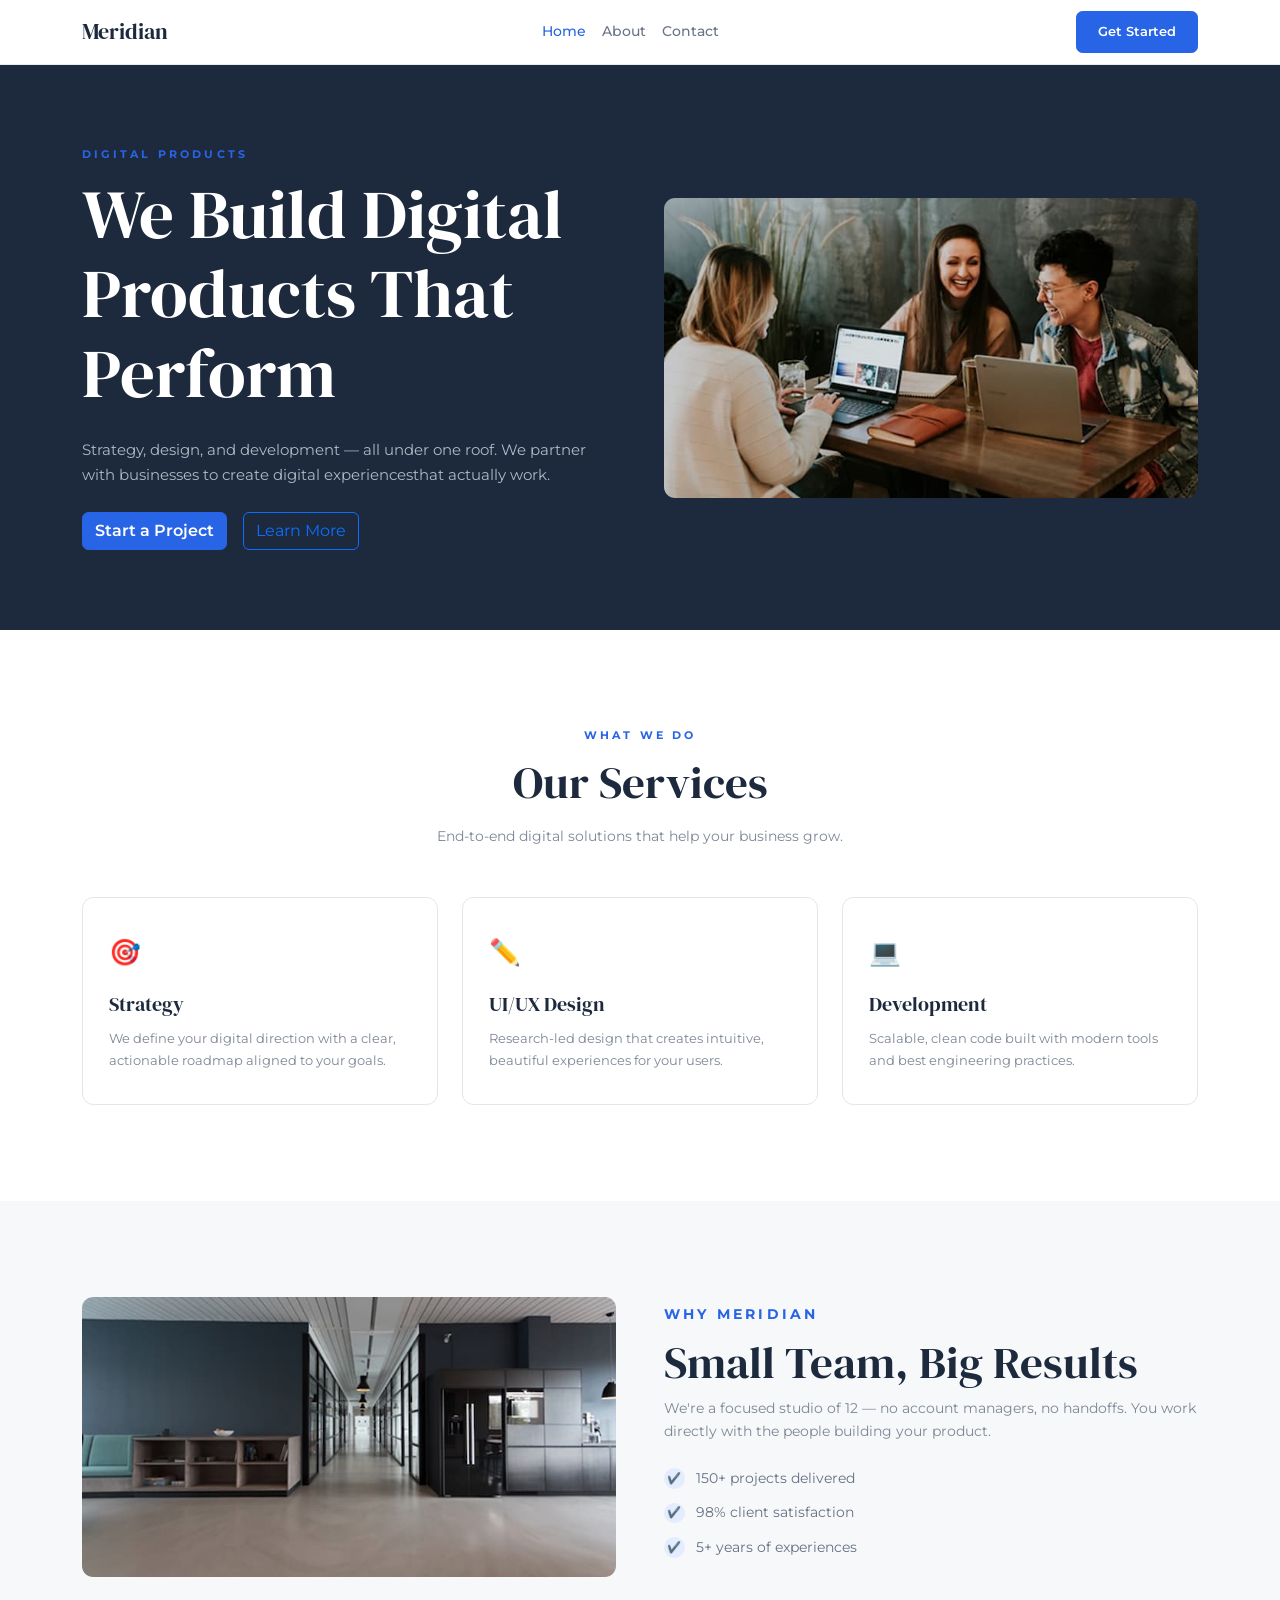
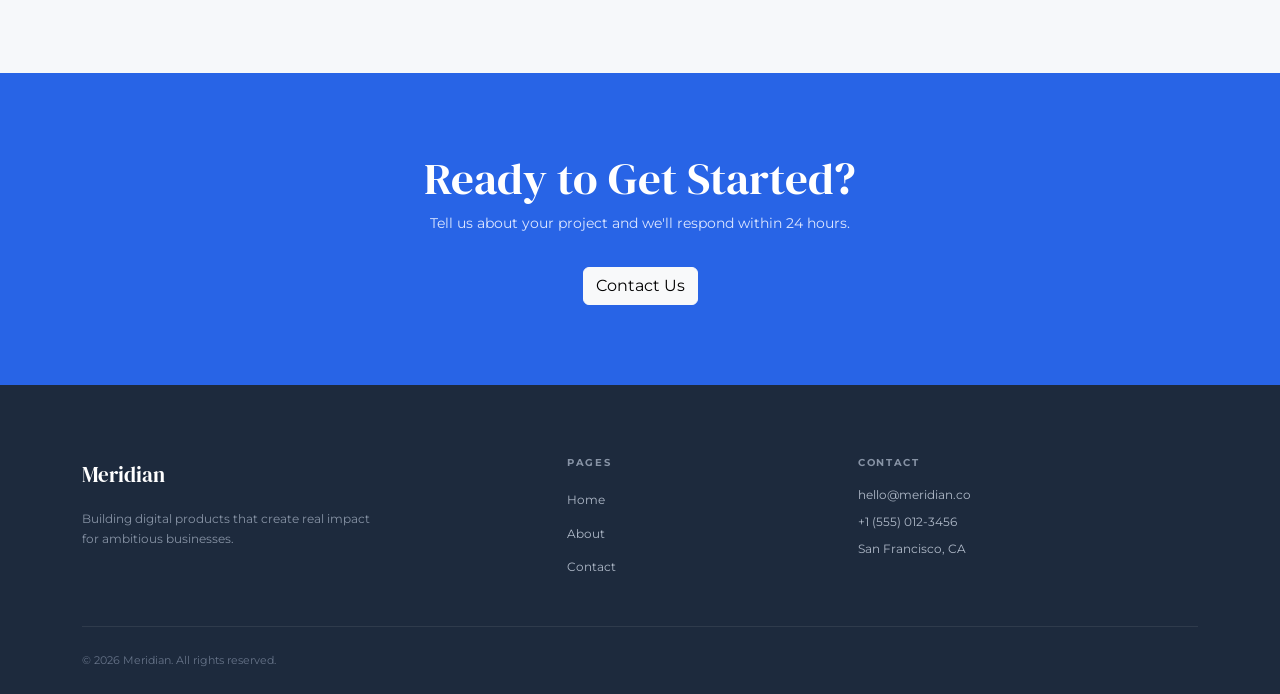
<file: index.html>
<!DOCTYPE html>
<html lang="en">

<head>
    <meta charset="UTF-8">
    <meta name="viewport" content="width=device-width, initial-scale=1.0">
    <title>Meridian | Digital products</title>

    <!-- Google Fonts -->
    <link rel="preconnect" href="https://fonts.googleapis.com">
    <link rel="preconnect" href="https://fonts.gstatic.com" crossorigin>
    <link
        href="https://fonts.googleapis.com/css2?family=DM+Serif+Display&family=Montserrat:wght@300;400;500;600;700&display=swap"
        rel="stylesheet">

    <!-- Bootstrap CSS -->
    <link href="https://cdn.jsdelivr.net/npm/bootstrap@5.3.0-alpha1/dist/css/bootstrap.min.css" rel="stylesheet">

    <!-- AOS CSS -->
    <link href="https://unpkg.com/aos@2.3.4/dist/aos.css" rel="stylesheet">

    <!-- CSS -->
    <link rel="stylesheet" href="css/style.css">

</head>

<body>
    <!-- Skip Link -->
    <a class="skip-link" href="#main-content">Skip to main content</a>

    <!-- HEADER -->
    <header>

        <nav class="navbar navbar-expand-lg site-navbar">
            <div class="container">

                <!-- Logo -->

                <a class="navbar-brand" href="index.html">Meridian</a>

                <!-- Mobile Menu Button -->

                <button class="navbar-toggler" type="button" data-bs-toggle="collapse" data-bs-target="#mainNavigation"
                    aria-controls="mainNavigation" aria-expanded="false" aria-label="Toggle navigation">

                    <span class="navbar-toggler-icon"></span>

                </button>

                <!-- Navigation -->

                <div class="collapse navbar-collapse" id="mainNavigation">

                    <ul class="navbar-nav mx-auto mb-2 mb-lg-0">

                        <li class="nav-item">
                            <a class="nav-link active" aria-current="page" href="index.html">Home</a>
                        </li>

                        <li class="nav-item">
                            <a class="nav-link" href="about.html">About</a>
                        </li>

                        <li class="nav-item">
                            <a class="nav-link" href="contact.html">Contact</a>
                        </li>
                    </ul>

                    <a class="btn get-started-btn" href="contact.html">Get Started</a>
                </div>
            </div>
        </nav>
    </header>

    <!-- MAIN -->
    <main id="main-content">

        <!-- SECTION 1 - HERO -->
        <section class="home-hero">
            <div class="container">
                <div class="row align-items-center g-4 g-lg-5">

                    <!-- Hero Text -->
                    <div class="col-lg-6 hero-copy" data-aos="fade-right">

                        <p class="section-label">Digital Products</p>

                        <h1>We Build Digital Products That Perform</h1>

                        <p>Strategy, design, and development — all under one roof. We partner with businesses to create
                            digital experiencesthat actually work.</p>

                        <!-- Hero Buttons -->
                        <div class="d-flex flex-column flex-sm-row gap-3 mt-4">

                            <a class="btn btn-primary" href="contact.html">Start a Project</a>

                            <a class="btn btn-outline-primary" href="about.html">Learn More</a>
                        </div>
                    </div>

                    <!-- Hero Image -->
                    <div class="col-12 col-lg-6" data-aos="fade-left">

                        <img class="hero-image" src="assets/team-working-700.jpg"
                            srcset="assets/team-working-700.jpg 700w, assets/team-working-1400.jpg 1400w"
                            sizes="(max-width: 991px) 100vw, 50vw" alt="Team members collaborating">
                    </div>

                </div>
            </div>
        </section>

        <!-- SECTION 2 - SERVICES -->
        <section class="services-section" aria-labelledby="services-title">

            <div class="container">

                <!-- SECTION HEADING-->
                <div class="text-center mb-5" data-aos="fade-up">

                    <p class="section-label">
                        What We Do</p>

                    <h2 id="services-title" class="section-title">Our Services</h2>

                    <p class="section-intro">
                        End-to-end digital solutions that help your business grow.
                    </p>

                </div>

                <!-- Services Cards -->

                <div class="row g-4">

                    <!-- Strategy -->
                    <div class="col-12 col-md-6 col-lg-4" data-aos="fade-up">

                        <article class="service-card">

                            <span class="service-icon" aria-hidden="true">

                                🎯

                            </span>

                            <h3>Strategy</h3>

                            <p>We define your digital direction with a clear, actionable roadmap aligned to your goals.
                            </p>
                        </article>
                    </div>

                    <!-- UI/UX Design -->

                    <div class="col-12 col-md-6 col-lg-4" data-aos="fade-up" data-aos-delay="100">

                        <article class="service-card">

                            <span class="service-icon" aria-hidden="true">

                                ✏️
                            </span>

                            <h3>UI/UX Design</h3>

                            <p>Research-led design that creates intuitive, beautiful experiences for your users.</p>

                        </article>

                    </div>

                    <!-- Development -->
                    <div class="col-12 col-md-6 col-lg-4" data-aos="fade-up" data-aos-delay="200">

                        <article class="service-card">

                            <span class="service-icon" aria-hidden="true">

                                💻

                            </span>

                            <h3>Development</h3>

                            <p>Scalable, clean code built with modern tools and best engineering practices.</p>

                        </article>

                    </div>


                </div>

            </div>

        </section>

        <!-- SECTION 3 - WHY MERIDIAN -->

        <section class="why-section" aria-labelledby="why-title">

            <div class="container">

                <div class="row align-items-center g-5">

                    <!-- Office Image-->

                    <div class="col-12 col-lg-6" data-aos="fade-right">

                        <img class="office-image" src="assets/about-office-700.jpg"
                            srcset="assets/about-office-700.jpg 700w, assets/about-office-1400.jpg 1400w"
                            sizes="(max-width: 991px) 100vw, 50vw" alt="Modern Meridian office interior">
                    </div>

                    <!-- Why Text -->

                    <div class="col-12 col-lg-6 why-content" data-aos="fade-left">

                        <p class="section-label">Why Meridian</p>

                        <h2 id="why-title">Small Team, Big Results</h2>

                        <p>We're a focused studio of 12 — no account managers, no handoffs. You work directly with the
                            people building your product.</p>

                        <!-- Statistics -->

                        <ul class="stats-list">

                            <li>
                                <span class="stats-check" aria-hidden="true">
                                    ✔️
                                </span>

                                150+ projects delivered

                            </li>

                            <li>
                                <span class="stats-check" aria-hidden="true">
                                    ✔️
                                </span>

                                98% client satisfaction

                            </li>

                            <li>
                                <span class="stats-check" aria-hidden="true">
                                    ✔️
                                </span>

                                5+ years of experiences

                            </li>
                        </ul>
                    </div>
                </div>
            </div>
        </section>

        <!-- SECTION 4 - CTA -->

        <section class="cta-section" aria-labelledby="cta-title">

            <div class="container" data-aos="fade-up">

                <h2 id="cta-title">Ready to Get Started?</h2>

                <p>Tell us about your project and we'll respond within 24 hours.</p>

                <a class="btn btn-light mt-3" href="contact.html">Contact Us</a>

            </div>
        </section>

    </main>

    <!-- FOOTER -->

    <footer class="site-footer">

        <div class="container">

            <div class="row g-5">

                <!-- Footer Brand -->

                <div class="col-12 col-md-5">
                    <div class="footer-brand">
                        Meridian
                    </div>

                    <p class="footer-description">
                        Building digital products that create real impact for ambitious businesses.
                    </p>
                </div>

                <!-- Footer Pages -->

                <div class="col-6 col-md-3">

                    <h2 class="footer-heading">Pages</h2>

                    <ul class="footer-links">

                        <li><a href="index.html">Home</a></li>

                        <li><a href="about.html">About</a></li>

                        <li><a href="contact.html">Contact</a></li>
                    </ul>
                </div>

                <!-- Footer Contact -->

                <div class="col-6 col-md-4 footer-contact">

                    <h2 class="footer-heading">Contact</h2>

                    <p>hello@meridian.co</p>

                    <p>+1 (555) 012-3456</p>

                    <p>San Francisco, CA</p>
                </div>
            </div>

            <!-- Copyright -->

            <div class="footer-bottom">

                <p>
                    &copy; 2026 Meridian. All rights reserved.
                </p>
            </div>
        </div>
    </footer>

    <!-- Bootstrap JS -->
    <script src="https://cdn.jsdelivr.net/npm/bootstrap@5.3.0-alpha1/dist/js/bootstrap.bundle.min.js"></script>

    <!-- AOS JS -->
    <script src="https://unpkg.com/aos@2.3.4/dist/aos.js"></script>

    <!-- Initialize AOS -->
    <script>
        AOS.init({
            duration: 700,
            once: true
        });
    </script>

</body>

</html>
</file>
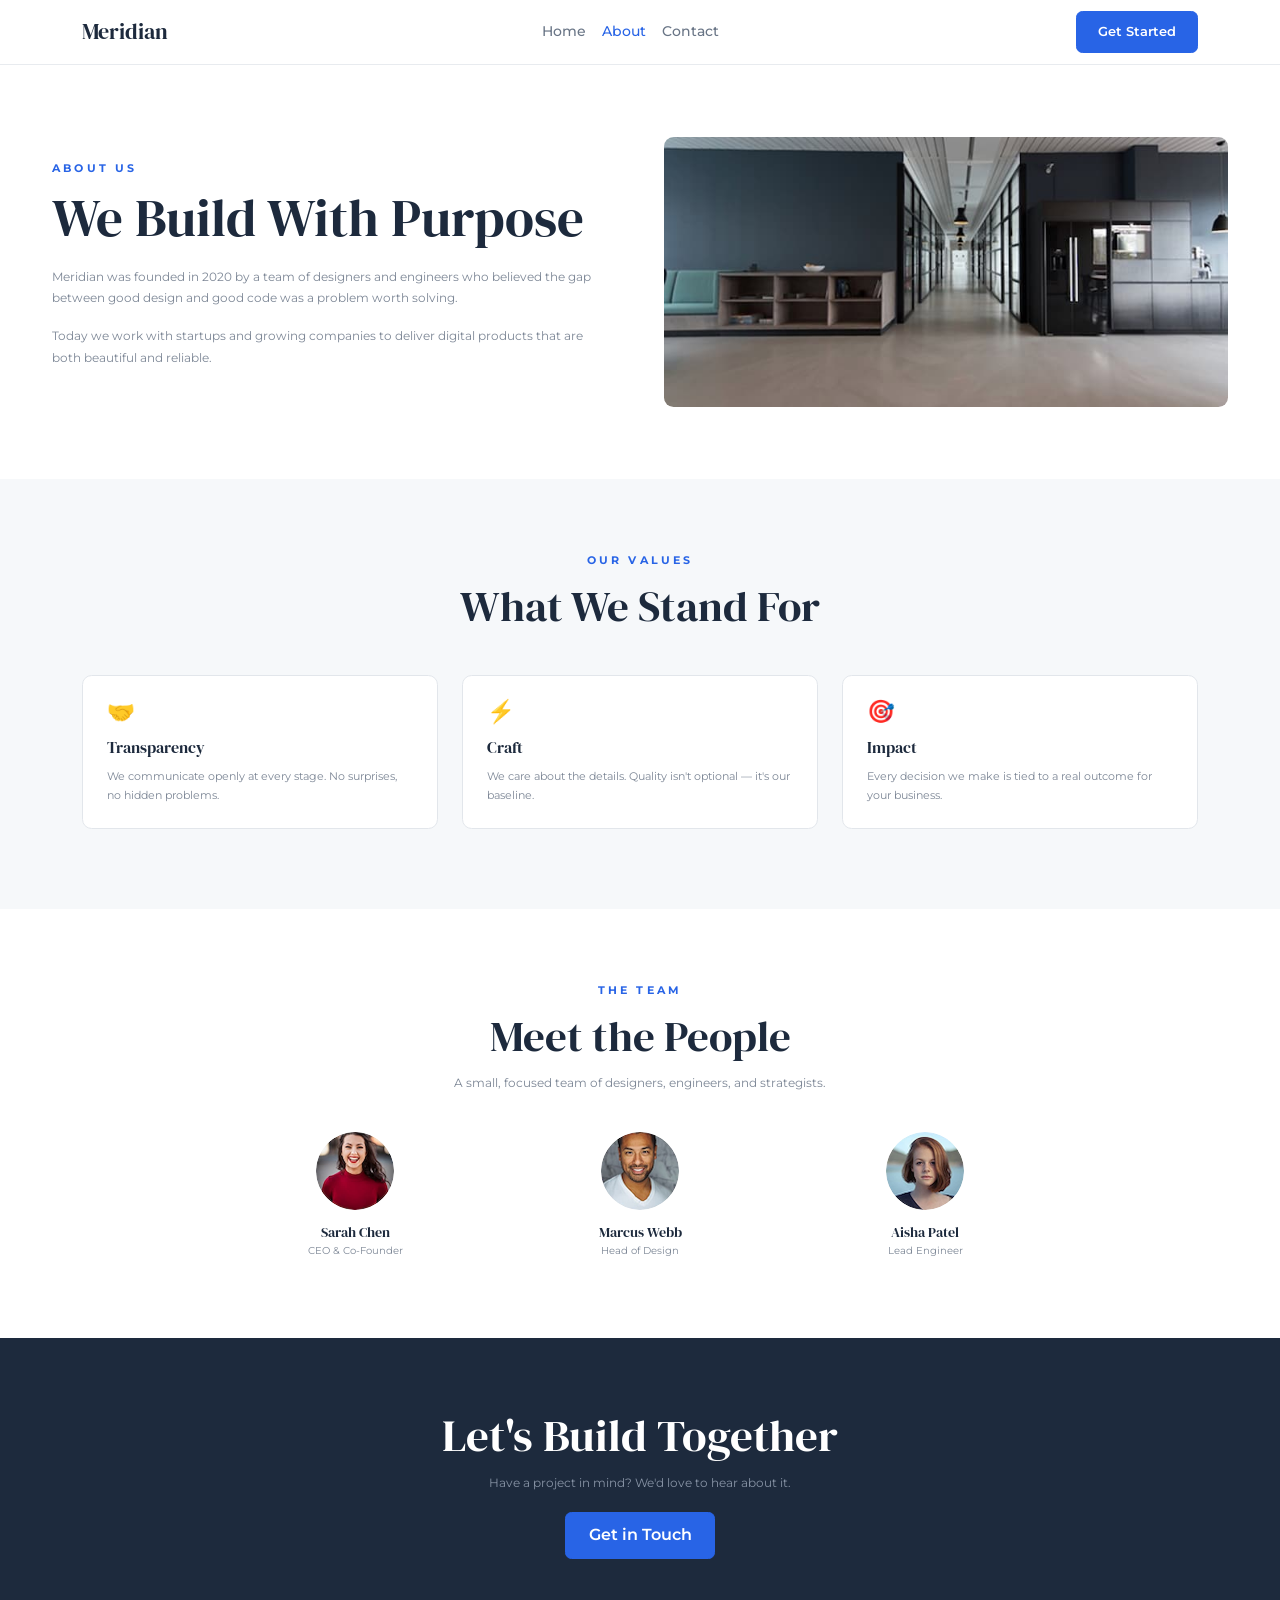
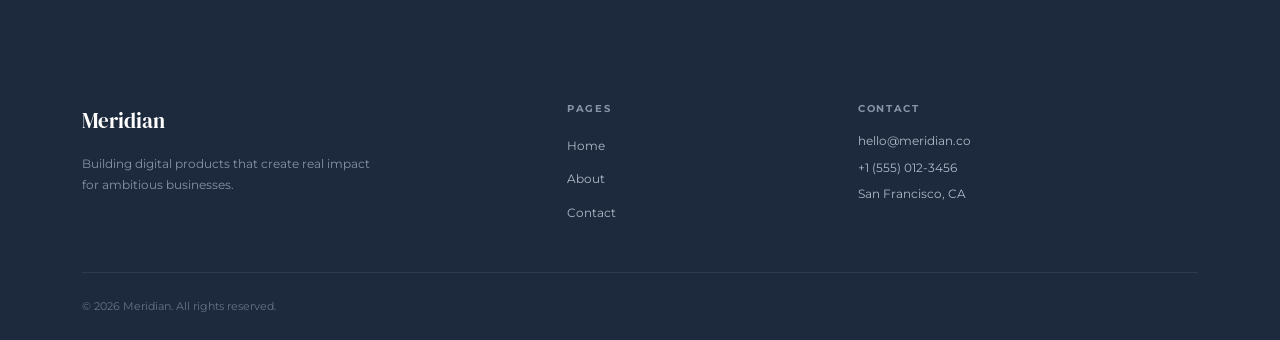
<file: about.html>
<!DOCTYPE html>
<html lang="en">

<head>
    <meta charset="UTF-8">
    <meta name="viewport" content="width=device-width, initial-scale=1.0">
    <title>About | Meridian</title>

    <!-- Google Fonts -->
    <link rel="preconnect" href="https://fonts.googleapis.com">
    <link rel="preconnect" href="https://fonts.gstatic.com" crossorigin>
    <link
        href="https://fonts.googleapis.com/css2?family=DM+Serif+Display&family=Montserrat:wght@300;400;500;600;700&display=swap"
        rel="stylesheet">

    <!-- Bootstrap CSS -->
    <link href="https://cdn.jsdelivr.net/npm/bootstrap@5.3.8/dist/css/bootstrap.min.css" rel="stylesheet">

    <!-- AOS CSS -->
    <link href="https://unpkg.com/aos@2.3.1/dist/aos.css" rel="stylesheet">

    <!-- CSS -->
    <link rel="stylesheet" href="css/style.css">

</head>

<body>

    <!-- Skip Link -->
    <a class="skip-link" href="#main-content">Skip to main content</a>

    <!-- HEADER -->
    <header>

        <nav class="navbar navbar-expand-lg site-navbar">

            <div class="container">

                <a class="navbar-brand" href="index.html">
                    Meridian
                </a>

                <button class="navbar-toggler" type="button" data-bs-toggle="collapse" data-bs-target="#mainNavigation"
                    aria-controls="mainNavigation" aria-expanded="false" aria-label="Toggle navigation">

                    <span class="navbar-toggler-icon"></span>

                </button>

                <div class="collapse navbar-collapse" id="mainNavigation">

                    <ul class="navbar-nav mx-auto mb-2 mb-lg-0">

                        <li class="nav-item">

                            <a class="nav-link" href="index.html">

                                Home

                            </a>
                        </li>

                        <li class="nav-item">

                            <a class="nav-link active" aria-current="page" href="about.html">

                                About

                            </a>
                        </li>

                        <li class="nav-item">

                            <a class="nav-link" href="contact.html">

                                Contact

                            </a>
                        </li>

                    </ul>

                    <a class="btn get-started-btn" href="contact.html">

                        Get Started

                    </a>
                </div>
            </div>
        </nav>
    </header>


    <!-- MAIN -->

    <main id="main-content">

        <!-- SECTION 1 ABOUT HERO -->
        <section class="inner-hero">

            <div class="container">

                <div class="row align-items-center g-5">

                    <div class="col-12 col-lg-6" data-aos="fade-up">

                        <p class="section-label">
                            About Us
                        </p>

                        <h1>
                            We Build With Purpose
                        </h1>

                        <p class="inner-hero-text">
                            Meridian was founded in 2020 by a team of designers and engineers who believed the gap
                            between good design and good code was a problem worth solving.
                        </p>

                        <p>
                            Today we work with startups and growing companies to deliver digital products that are both
                            beautiful and reliable.
                        </p>

                    </div>

                    <!-- IMAGE -->

                    <div class="col-12 col-lg-6" data-aos="fade-left">

                        <img class="about-image" src="assets/about-office-700.jpg"
                            srcset="assets/about-office-700.jpg 700w, assets/about-office-1400.jpg 1400w"
                            sizes="(max-width: 991px) 100vw, 50vw" alt="Modern office interior">
                    </div>
                </div>
            </div>

        </section>

        <!-- SECTION 2 - OUR VALUES -->
        <section class="about-values" aria-labelledby="values-title">

            <div class="container">

                <div class="about-section-heading text-center" data-aos="fade-up">

                    <p class="section-label">
                        Our Values
                    </p>

                    <h2 id="values-title">
                        What We Stand For
                    </h2>
                </div>

                <!-- Cards -->

                <div class="row g-4">

                    <!-- Transparency -->

                    <div class="col-12 col-md-6 col-lg-4" data-aos="fade-up">

                        <article class="about-value-card">

                            <span class="about-value-icon" aria-hidden="true">

                                🤝

                            </span>

                            <h3>
                                Transparency
                            </h3>

                            <p>
                                We communicate openly at every stage. No surprises, no hidden problems.
                            </p>
                        </article>
                    </div>

                    <!-- Craft-->

                    <div class="col-12 col-md-6 col-lg-4" data-aos="fade-up" data-aos-delay="100">

                        <article class="about-value-card">

                            <span class="about-value-icon" aria-hidden="true">

                                ⚡

                            </span>

                            <h3>
                                Craft
                            </h3>

                            <p>
                                We care about the details. Quality isn't optional — it's our baseline.
                            </p>
                        </article>
                    </div>

                    <!-- Impact -->

                    <div class="col-12 col-md-6 col-lg-4" data-aos="fade-up" data-aos-delay="200">

                        <article class="about-value-card">

                            <span class="about-value-icon" aria-hidden="true">

                                🎯

                            </span>

                            <h3>
                                Impact
                            </h3>

                            <p>
                                Every decision we make is tied to a real outcome for your business.
                            </p>
                        </article>
                    </div>
                </div>
            </div>
        </section>

        <!-- SECTION 3 - THE TEAM -->

        <section class="about-team" aria-labelledby="team-title">

            <div class="container">

                <div class="about-section-heading text-center" data-aos="fade-up">

                    <p class="section-label">
                        The Team
                    </p>

                    <h2 id="team-title">
                        Meet the People
                    </h2>

                    <p>
                        A small, focused team of designers, engineers, and strategists.
                    </p>
                </div>

                <!-- Team Members -->

                <div class="row justify-content-center">

                    <!-- SARAH -->

                    <div class="col-6 col-md-4 col-lg-3" data-aos="fade-up">

                        <article class="team-member">

                            <img class="team-photo" src="assets/sarah-chen-300.jpg" srcset="assets/sarah-chen-300.jpg 300w,
                            assets/sarah-chen-600.jpg 600w" sizes="(max-width: 575px) 45vw,
                            (max-width: 991px) 30vw, 180px" alt="Sarah Chen">

                            <h3>
                                Sarah Chen
                            </h3>

                            <p>
                                CEO &amp; Co-Founder
                            </p>
                        </article>
                    </div>

                    <!-- MARCUS -->

                    <div class="col-6 col-md-4 col-lg-3" data-aos="fade-up" data-aos-delay="100">

                        <article class="team-member">

                            <img class="team-photo" src="assets/marcus-webb-300.jpg"
                                srcset="assets/marcus-webb-300.jpg 300w, assets/marcus-webb-600.jpg 600w"
                                sizes="(max-width: 575px) 45vw,(max-width: 991px) 30vw,180px" alt="Marcus Webb">

                            <h3>
                                Marcus Webb
                            </h3>

                            <p>
                                Head of Design
                            </p>
                        </article>
                    </div>

                    <!-- AISHA -->

                    <div class="col-6 col-md-4 col-lg-3" data-aos="fade-up" data-aos-delay="200">

                        <article class="team-member">

                            <img class="team-photo" src="assets/aisha-patel-300.jpg"
                                srcset="assets/aisha-patel-300.jpg 300w,assets/aisha-patel-600.jpg 600w"
                                sizes="(max-width: 575px) 45vw,(max-width: 991px) 30vw,180px" alt="Aisha Patel">

                            <h3>
                                Aisha Patel
                            </h3>

                            <p>
                                Lead Engineer
                            </p>
                        </article>
                    </div>
                </div>
            </div>

        </section>

        <!-- SECTION 4 - CTA -->

        <section class="about-cta" aria-labelledby="about-cta-title">

            <div class="container text-center" data-aos="fade-up">

                <h2 id="about-cta-title">
                    Let's Build Together
                </h2>

                <p>
                    Have a project in mind? We'd love to hear about it.
                </p>

                <a class="btn btn-primary" href="contact.html">

                    Get in Touch

                </a>
            </div>
        </section>
    </main>


    <!-- FOOTER -->
    <footer class="site-footer">

        <div class="container">

            <div class="row g-5">

                <!-- Brand -->

                <div class="col-12 col-md-5">

                    <div class="footer-brand">
                        Meridian
                    </div>

                    <p class="footer-description">
                        Building digital products that create real impact for ambitious businesses.
                    </p>
                </div>

                <!-- Pages -->
                <div class="col-6 col-md-3">

                    <h2 class="footer-heading">Pages</h2>

                    <ul class="footer-links">

                        <li><a href="index.html">Home</a></li>

                        <li><a href="about.html">About</a></li>

                        <li><a href="contact.html">Contact</a></li>

                    </ul>
                </div>

                <!-- Footer Contact -->

                <div class="col-6 col-md-4 footer-contact">

                    <h2 class="footer-heading">Contact</h2>

                    <p>hello@meridian.co</p>

                    <p>+1 (555) 012-3456</p>

                    <p>San Francisco, CA</p>
                </div>
            </div>

            <!-- Copyright -->

            <div class="footer-bottom">

                <p>
                    &copy; 2026 Meridian. All rights reserved.
                </p>
            </div>
        </div>
    </footer>

    <!-- Bootstrap JS -->
    <script src="https://cdn.jsdelivr.net/npm/bootstrap@5.3.8/dist/js/bootstrap.bundle.min.js"></script>

    <!-- AOS JS -->
    <script src="https://unpkg.com/aos@2.3.1/dist/aos.js"></script>

    <!-- Initialize AOS -->
    <script>
        AOS.init({
            duration: 700,
            once: true
        });
    </script>
</body>

</html>
</file>
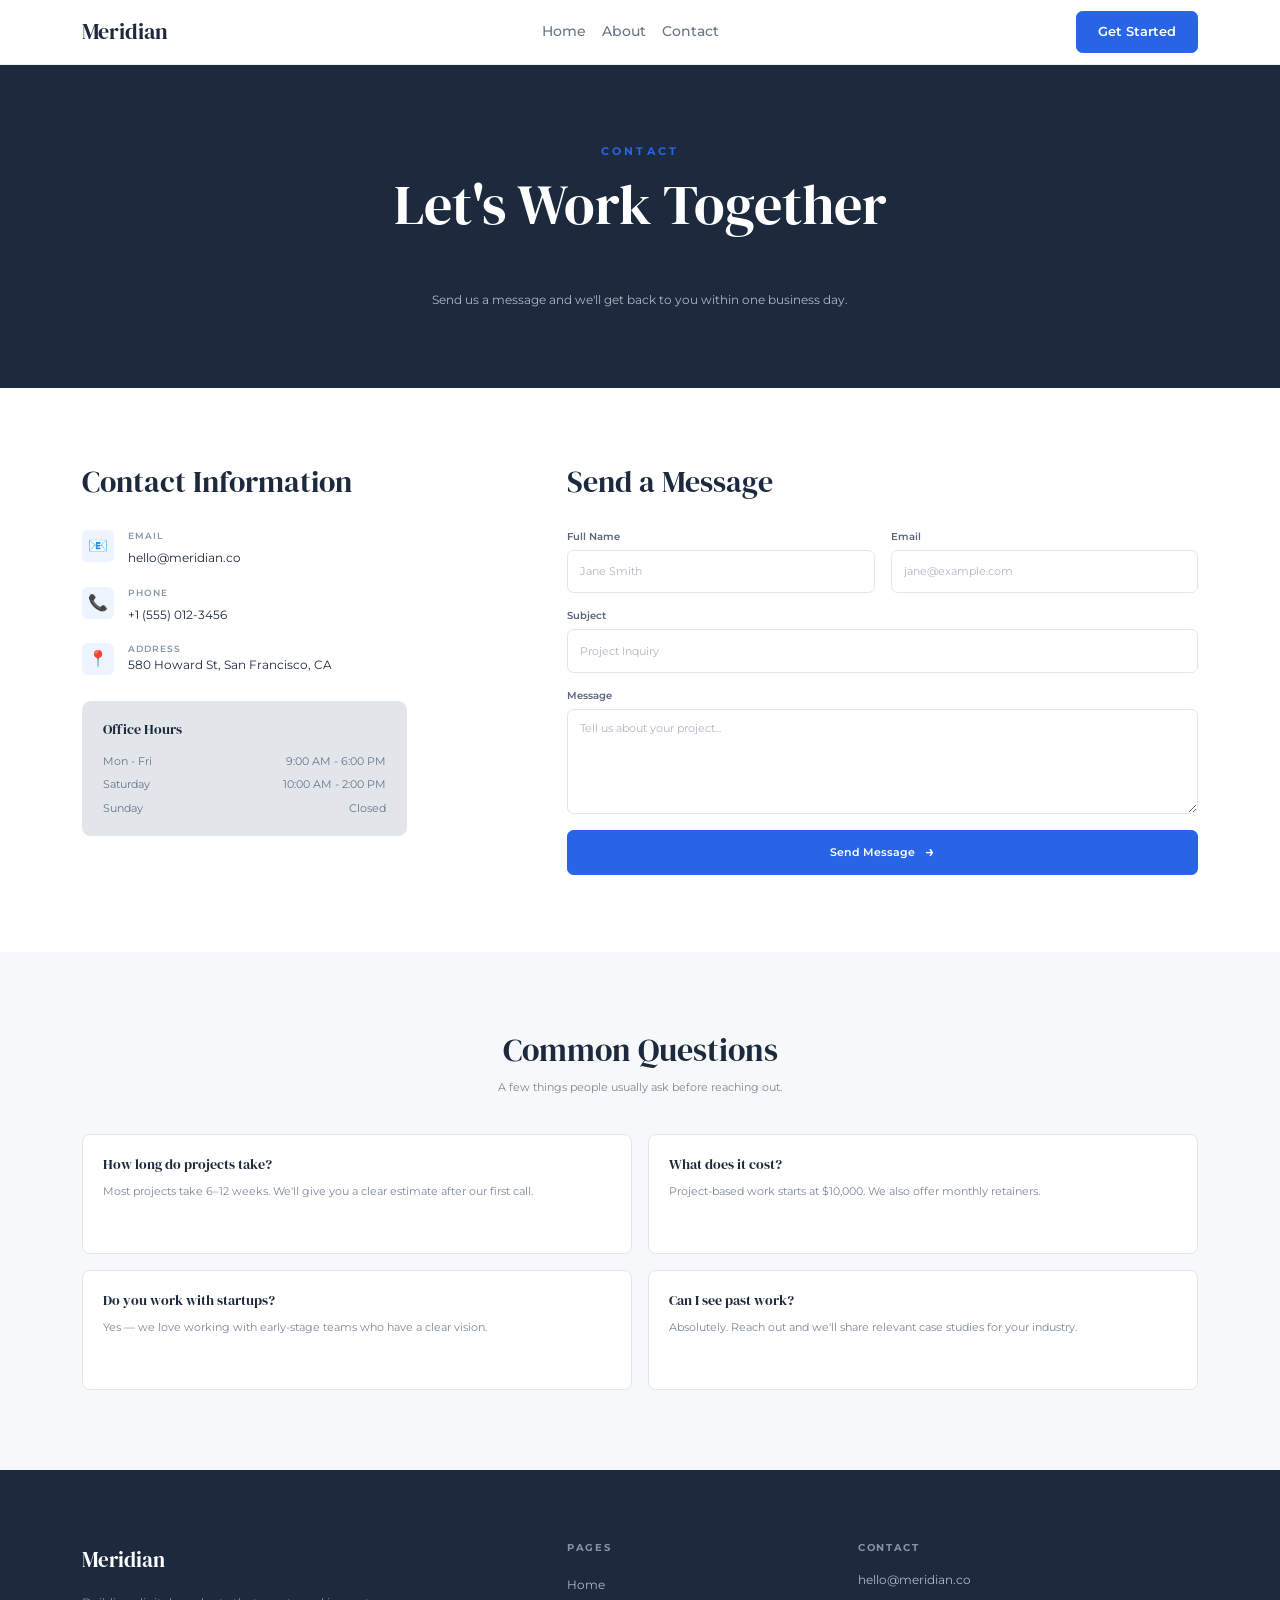
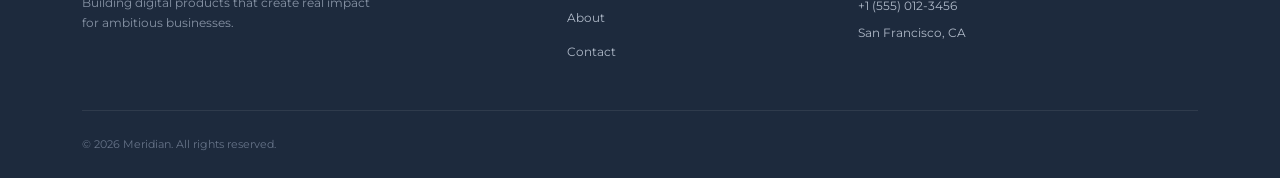
<file: contact.html>
<!DOCTYPE html>
<html lang="en">

<head>
    <meta charset="UTF-8">
    <meta name="viewport" content="width=device-width, initial-scale=1.0">

    <title>Contact | Meridian</title>

    <!-- Google Fonts -->
    <link rel="preconnect" href="https://fonts.googleapis.com">
    <link rel="preconnect" href="https://fonts.gstatic.com" crossorigin>

    <link
        href="https://fonts.googleapis.com/css2?family=DM+Serif+Display&family=Montserrat:wght@300;400;500;600;700&display=swap"
        rel="stylesheet">

    <!-- Bootstrap CSS -->
    <link href="https://cdn.jsdelivr.net/npm/bootstrap@5.3.8/dist/css/bootstrap.min.css" rel="stylesheet">

    <!-- AOS CSS -->
    <link href="https://unpkg.com/aos@2.3.1/dist/aos.css" rel="stylesheet">

    <!-- Custom CSS -->
    <link rel="stylesheet" href="css/style.css">
</head>

<body>

    <!-- Skip Link -->
    <a class="skip-link" href="#main-content">
        Skip to main content
    </a>

    <!-- HEADER -->
    <header>

        <nav class="navbar navbar-expand-lg site-navbar">

            <div class="container">

                <!-- Logo -->
                <a class="navbar-brand" href="index.html">
                    Meridian
                </a>

                <!-- Mobile Menu Button -->
                <button class="navbar-toggler" type="button" data-bs-toggle="collapse" data-bs-target="#mainNavigation"
                    aria-controls="mainNavigation" aria-expanded="false" aria-label="Toggle navigation">

                    <span class="navbar-toggler-icon"></span>

                </button>

                <!-- Navigation -->
                <div class="collapse navbar-collapse" id="mainNavigation">

                    <ul class="navbar-nav mx-auto mb-2 mb-lg-0">

                        <li class="nav-item">
                            <a class="nav-link" href="index.html">Home</a>
                        </li>

                        <li class="nav-item">
                            <a class="nav-link" href="about.html">About</a>
                        </li>

                        <li class="nav-item">
                            <a class="nav-link" href="contact.html">Contact</a>
                        </li>

                    </ul>

                    <a class="btn get-started-btn" href="contact.html">
                        Get Started
                    </a>
                </div>
            </div>
        </nav>
    </header>


    <!-- MAIN -->
    <main id="main-content">

        <!-- SECTION 1 - CONTACT HERO -->
        <section class="contact-hero">

            <div class="container">

                <div class="row justify-content-center text-center">

                    <div class="col-12 col-lg-8" data-aos="fade-up">

                        <p class="section-label">
                            Contact
                        </p>

                        <h1>
                            Let's Work Together
                        </h1>

                        <p class="contact-hero-text">
                            Send us a message and we'll get back to you within one business day.
                        </p>

                    </div>

                </div>

            </div>

        </section>


        <!-- SECTION 2 - CONTACT INFO + CONTACT FORM -->
        <section class="contact-main" aria-labelledby="contact-information-title">

            <div class="container">

                <div class="row g-5">

                    <!-- CONTACT INFO -->
                    <div class="col-12 col-lg-5" data-aos="fade-right">

                        <h2 id="contact-information-title">
                            Contact Information
                        </h2>

                        <!-- Email -->
                        <div class="contact-detail">

                            <span class="contact-icon" aria-hidden="true">

                                📧

                            </span>

                            <div>

                                <p class="contact-detail-label">
                                    Email
                                </p>

                                <a href="mailto:hello@meridian.co">
                                    hello@meridian.co
                                </a>
                            </div>
                        </div>

                        <!-- Phone -->
                        <div class="contact-detail">

                            <span class="contact-icon" aria-hidden="true">

                                📞

                            </span>

                            <div>

                                <p class="contact-detail-label">
                                    Phone
                                </p>

                                <a href="tel:+15550123456">
                                    +1 (555) 012-3456
                                </a>
                            </div>
                        </div>


                        <!-- Address -->
                        <div class="contact-detail">

                            <span class="contact-icon" aria-hidden="true">

                                📍

                            </span>

                            <div>

                                <p class="contact-detail-label">
                                    Address
                                </p>

                                <p class="contact-detail-value">
                                    580 Howard St, San Francisco, CA
                                </p>

                            </div>

                        </div>

                        <!-- Office Hours -->
                        <div class="office-hours">

                            <h3>Office Hours</h3>

                            <div class="hours-row">

                                <span>Mon - Fri</span>
                                <span>9:00 AM - 6:00 PM</span>

                            </div>

                            <div class="hours-row">

                                <span>Saturday</span>
                                <span>10:00 AM - 2:00 PM</span>
                            </div>

                            <div class="hours-row">

                                <span>Sunday</span>
                                <span>Closed</span>

                            </div>

                        </div>

                    </div>


                    <!-- Contact Form -->
                    <div class="col-12 col-lg-7" data-aos="fade-left">

                        <h2>
                            Send a Message
                        </h2>

                        <form class="contact-form">

                            <!-- Name + Email  -->
                            <div class="row g-3">

                                <div class="col-12 col-md-6">

                                    <label for="full-name" class="form-label">
                                        Full Name
                                    </label>

                                    <input type="text" class="form-control" id="full-name" name="full-name"
                                        placeholder="Jane Smith" required>

                                </div>

                                <div class="col-12 col-md-6">

                                    <label for="email" class="form-label">
                                        Email
                                    </label>

                                    <input type="email" class="form-control" id="email" name="email"
                                        placeholder="jane@example.com" required>

                                </div>

                            </div>

                            <!-- Subject -->
                            <div class="mt-3">

                                <label for="subject" class="form-label">
                                    Subject
                                </label>

                                <input type="text" class="form-control" id="subject" name="subject"
                                    placeholder="Project Inquiry" required>

                            </div>

                            <!-- Message -->
                            <div class="mt-3">

                                <label for="message" class="form-label">
                                    Message
                                </label>

                                <textarea class="form-control" id="message" name="message" rows="5"
                                    placeholder="Tell us about your project..." required></textarea>

                            </div>

                            <!-- Submit Button -->
                            <button type="submit" class="btn btn-primary contact-submit">
                                Send Message

                                <span aria-hidden="true">
                                    →
                                </span>

                            </button>

                        </form>
                    </div>
                </div>

            </div>

        </section>


        <!-- SECTION 3 - COMMON QUESTIONS -->
        <section class="faq-section" aria-labelledby="faq-title">

            <div class="container">

                <!-- FAQ Heading -->
                <div class="faq-heading text-center" data-aos="fade-up">

                    <h2 id="faq-title">
                        Common Questions
                    </h2>

                    <p>
                        A few things people usually ask before reaching out.
                    </p>
                </div>

                <!-- FAQ Cards -->

                <div class="row g-3">
                    <div class="col-12 col-md-6" data-aos="fade-up">


                        <article class="faq-card">

                            <h3>
                                How long do projects take?
                            </h3>

                            <p>
                                Most projects take 6–12 weeks. We'll give you a clear estimate after our first call.
                            </p>

                        </article>
                    </div>

                    <!-- Question 2 -->
                    <div class="col-12 col-md-6" data-aos="fade-up" data-aos-delay="100">

                        <article class="faq-card">

                            <h3>
                                What does it cost?
                            </h3>

                            <p>
                                Project-based work starts at $10,000. We also offer monthly retainers.
                            </p>

                        </article>
                    </div>

                    <!-- Question 3 -->
                    <div class="col-12 col-md-6" data-aos="fade-up" data-aos-delay="150">

                        <article class="faq-card">

                            <h3>
                                Do you work with startups?
                            </h3>

                            <p>
                                Yes — we love working with early-stage teams who have a clear vision.
                            </p>

                        </article>
                    </div>

                    <!-- Question 4 -->
                    <div class="col-12 col-md-6" data-aos="fade-up" data-aos-delay="200">

                        <article class="faq-card">

                            <h3>
                                Can I see past work?
                            </h3>

                            <p>
                                Absolutely. Reach out and we'll share relevant case studies for your industry.
                            </p>

                        </article>
                    </div>
                </div>
            </div>

        </section>

    </main>


    <!-- FOOTER -->
    <footer class="site-footer">

        <div class="container">

            <div class="row g-5">

                <!-- Brand -->

                <div class="col-12 col-md-5">

                    <div class="footer-brand">
                        Meridian
                    </div>

                    <p class="footer-description">
                        Building digital products that create real impact for ambitious businesses.
                    </p>
                </div>

                <!-- Pages -->
                <div class="col-6 col-md-3">

                    <h2 class="footer-heading">Pages</h2>

                    <ul class="footer-links">

                        <li><a href="index.html">Home</a></li>

                        <li><a href="about.html">About</a></li>

                        <li><a href="contact.html">Contact</a></li>

                    </ul>
                </div>

                <!-- Footer Contact -->

                <div class="col-6 col-md-4 footer-contact">

                    <h2 class="footer-heading">Contact</h2>

                    <p>hello@meridian.co</p>

                    <p>+1 (555) 012-3456</p>

                    <p>San Francisco, CA</p>
                </div>
            </div>

            <!-- Copyright -->

            <div class="footer-bottom">

                <p>
                    &copy; 2026 Meridian. All rights reserved.
                </p>
            </div>
        </div>
    </footer>

    <!-- Bootstrap JS -->
    <script src="https://cdn.jsdelivr.net/npm/bootstrap@5.3.8/dist/js/bootstrap.bundle.min.js"></script>

    <!-- AOS JS -->
    <script src="https://unpkg.com/aos@2.3.1/dist/aos.js"></script>

    <!-- Initialize AOS -->
    <script>
        AOS.init({
            duration: 700,
            once: true
        });
    </script>

</body>

</html>
</file>
<file: css/style.css>
/* HOME PAGE */

/*  ROOT VARIABLES */
:root {
    --meridian-navy: #1d2a3d;
    --meridian-blue: #2864e6;
    --meridian-blue-dark: #174dbf;

    --meridian-light: #f6f8fa;
    --meridian-border: #e2e6eb;

    --meridian-text: #1d2a3d;
    --meridian-gray: #7d8796;
    --meridian-light-gray: #aeb8c7;

    --bs-primary: #2864e6;
    --bs-primary-rgb: 40, 100, 230;

    --bs-dark: #1d2a3d;
    --bs-dark-rgb: 29, 42, 61;

    --bs-light: #f6f8fa;
    --bs-light-rgb: 246, 248, 250;

    --bs-body-color: #1d2a3d;
    --bs-body-bg: #ffffff;

    --bs-border-color: #e2e6eb;

    --bs-link-color: #2864e6;
    --bs-link-hover-color: #174dbf;
}


/* GENERAL STYLES */
html {
    scroll-behavior: smooth;
}

body {
    margin: 0;
    background-color: #ffffff;
    color: var(--meridian-text);

    font-family: "Montserrat", sans-serif;

    line-height: 1.7;

    overflow-x: hidden;
    overflow-y: auto;
}

img {
    display: block;
    max-width: 100%;
    height: auto;
}

h1,
h2,
h3,
h4,
h5,
h6 {
    margin-top: 0;

    color: var(--meridian-text);

    font-family: "DM Serif Display", Georgia, serif;

    font-weight: 400;

    line-height: 1.15;
}

p {
    color: var(--meridian-gray);
}


/* SKIP LINK */
.skip-link {
    position: absolute;

    top: -100px;
    left: 1rem;

    z-index: 9999;

    background: var(--meridian-blue);

    color: white;

    padding: 0.75rem 1rem;

    text-decoration: none;

    border-radius: 0.4rem;
}

.skip-link:focus {
    top: 1rem;
}


/* NAV BAR */
.site-navbar {
    background-color: #ffffff;

    border-bottom: 1px solid #e8ebef;
}

.site-navbar .navbar-brand {
    color: var(--meridian-navy);

    font-family: "DM Serif Display", Georgia, serif;

    font-size: 1.4rem;

    text-decoration: none;
}

.site-navbar .nav-link {
    padding: 0.5rem 0.85rem;

    color: #697586;

    font-size: 0.85rem;

    font-weight: 500;

    transition:
        color 0.25s ease,
        background-color 0.25s ease;
}

.site-navbar .nav-link:hover,
.site-navbar .nav-link:focus,
.site-navbar .nav-link.active {
    color: var(--meridian-blue);
}

.site-navbar.navbar-toggler {
    border: 0;
}

.site-navbar.navbar-toggler:focus {
    box-shadow: 0 0 0 0.2rem rgba(40, 100, 230, 0.2);
}


/* GET STARTED BUTTON */
.get-started-btn {
    padding: 0.65rem 1.3rem;

    background-color: var(--meridian-blue);

    border: 1px solid var(--meridian-blue);

    border-radius: 0.4rem;

    color: white;

    font-size: 0.8rem;

    font-weight: 600;

    text-decoration: none;

    transition:
        background-color 0.25s ease,
        border-color 0.25s ease,
        transform 0.25s ease;
}

.get-started-btn:hover,
.get-started-btn:focus {
    background-color: var(--meridian-blue-dark);

    border-color: var(--meridian-blue-dark);

    color: white;

    transform: translateY(-2px);
}


/* BOOTSTRAP PRIMARY BUTTON OVERRIDE */
.btn-primary {
    --bs-btn-color: #ffffff;

    --bs-btn-bg: #2864e6;

    --bs-btn-border-color: #2864e6;

    --bs-btn-hover-color: #ffffff;

    --bs-btn-hover-bg: #174dbf;

    --bs-btn-hover-border-color: #174dbf;

    --bs-btn-active-bg: #174dbf;

    --bs-btn-active-border-color: #174dbf;

    border-radius: 0.4rem;

    font-weight: 600;

    transition:
        background-color 0.25s ease,
        border-color 0.25s ease,
        transform 0.25s ease;
}

.btn-primary:hover,
.btn-primary:focus {
    transform: translateY(-2px);
}


/* SECTION LABEL */
.section-label {
    margin-bottom: 0.7rem;

    color: var(--meridian-blue);

    font-size: 0.7rem;

    font-weight: 700;

    letter-spacing: 0.2rem;

    text-transform: uppercase;
}


/* HOME HERO */
.home-hero {
    background-color: var(--meridian-navy);

    padding: 4.5rem 0;

    color: white;
}

.home-hero h1 {
    margin-bottom: 1.5rem;

    color: white;

    font-size: clamp(2.7rem, 6vw, 4.3rem);
}

.home-hero p:not(.section-label) {
    max-width: 520px;

    color: var(--meridian-light-gray);

    font-size: 0.95rem;
}

.hero-copy {
    padding-right: 0;
}

.hero-image {
    width: 100%;

    min-height: 280px;

    object-fit: cover;

    border-radius: 0.7rem;
}


/* SERVICES */
.services-section {
    padding: 5.5rem 0;

    background-color: white;
}

.section-title {
    margin-bottom: 1rem;

    font-size: clamp(2rem, 4vw, 2.8rem);
}

.section-intro {
    max-width: 600px;

    margin-right: auto;
    margin-left: auto;

    color: var(--meridian-gray);

    font-size: 0.9rem;
}

.service-card {
    height: 100%;

    padding: 2rem 1.6rem;

    background-color: white;

    border: 1px solid var(--meridian-border);

    border-radius: 0.7rem;

    transition:
        box-shadow 0.25s ease,
        transform 0.25s ease;
}

.service-card:hover {
    transform: translateY(-5px);

    box-shadow: 0 1rem 2rem rgba(29, 42, 61, 0.08);
}

.service-icon {
    display: inline-block;

    margin-bottom: 1.25rem;

    font-size: 1.6rem;
}

.service-card h3 {
    margin-bottom: 0.75rem;

    font-size: 1.25rem;
}

.service-card p {
    margin-bottom: 0;

    font-size: 0.8rem;
}


/* WHY MERIDIAN */
.why-section {
    padding: 5.5rem 0;

    background-color: var(--meridian-light);
}

.office-image {
    width: 100%;

    min-height: 280px;

    object-fit: cover;

    border-radius: 0.7rem;
}

.why-content h2 {
    font-size: clamp(2rem, 4vw, 2.8rem);
}

.why-content p {
    font-size: 0.85rem;
}

.stats-list {
    padding: 0;

    margin: 1.5rem 0 0;

    list-style: none;
}

.stats-list li {
    display: flex;

    align-items: center;

    gap: 0.7rem;

    margin-bottom: 0.7rem;

    color: #657185;

    font-size: 0.85rem;
}

.stats-check {
    display: inline-flex;

    align-items: center;

    justify-content: center;

    flex-shrink: 0;

    width: 1.3rem;
    height: 1.3rem;

    background-color: #e3edff;

    border-radius: 50%;

    color: var(--meridian-blue);

    font-size: 0.7rem;
}


/* BLUE CTA */
.cta-section {
    padding: 5rem 0;

    background-color: var(--meridian-blue);

    text-align: center;
}

.cta-section h2 {
    color: white;

    font-size: clamp(2rem, 4vw, 2.8rem);
}

.cta-section p {
    color: #dce6ff;

    font-size: 0.85rem;
}


/* FOOTER */
.site-footer {
    padding: 4rem 0 1.5rem;

    background-color: var(--meridian-navy);

    color: var(--meridian-light-gray);
}

.footer-brand {
    margin-bottom: 1rem;

    color: white;

    font-family: "DM Serif Display", Georgia, serif;

    font-size: 1.3rem;
}

.footer-description {
    max-width: 300px;

    color: #8793a5;

    font-size: 0.75rem;
}

.footer-heading {
    margin-bottom: 1rem;

    color: #8793a5;

    font-family: "Montserrat", sans-serif;

    font-size: 0.65rem;

    font-weight: 700;

    letter-spacing: 0.16em;

    text-transform: uppercase;
}

.footer-links {
    padding: 0;

    margin: 0;

    list-style: none;
}

.footer-links li {
    margin-bottom: 0.4rem;
}

.footer-links a {
    color: var(--meridian-light-gray);

    font-size: 0.75rem;

    text-decoration: none;

    transition: color 0.25s ease;
}

.footer-links a:hover,
.footer-links a:focus {
    color: #ffffff;
}

.footer-contact p {
    margin-bottom: 0.4rem;

    color: var(--meridian-light-gray);

    font-size: 0.75rem;
}

.footer-bottom {
    padding-top: 1.5rem;

    margin-top: 2.5rem;

    border-top: 1px solid rgba(255, 255, 255, 0.08);
}

.footer-bottom p {
    margin: 0;

    color: #667388;

    font-size: 0.7rem;
}


/* TABLET */
@media (min-width: 768px) {
    .home-hero {
        padding: 5rem 0;
    }

    .hero-copy {
        padding-right: 2rem;
    }

    .services-section,
    .why-section {
        padding-top: 6rem;

        padding-bottom: 6rem;
    }
}


/* DESKTOP */
@media (min-width: 992px) {
    .home-hero {
        min-height: 440px;

        display: flex;

        align-items: center;
    }

    .hero-image {
        min-height: 300px;
    }

    .cta-section {
        min-height: 300px;

        display: flex;

        align-items: center;

        justify-content: center;
    }

    .site-footer {
        padding-top: 4.5rem;
    }
}


/* LARGE DESKTOP */
@media (min-width: 1400px) {
    .home-hero {
        padding-top: 6rem;

        padding-bottom: 6rem;
    }

    .home-hero h1 {
        font-size: 4.5rem;
    }
}


/* REDUCED MOTION */
@media (prefers-reduced-motion: reduce) {
    html {
        scroll-behavior: auto;
    }

    *,
    *::before,
    *::after {
        transition-duration: 0.01ms !important;

        animation-duration: 0.01ms !important;

        animation-iteration-count: 1 !important;
    }
}



/* ABOUT PAGE */
.inner-hero {
    padding: 4.5rem 0;
    background-color: #ffffff;
}

.inner-hero .container {
    max-width: 1200px;
}

.inner-hero h1 {
    margin-bottom: 1.25rem;

    color: var(--meridian-navy);

    font-size: clamp(2.6rem, 5vw, 3.7rem);

    font-weight: 400;

    line-height: 1.05;
}

.inner-hero .section-label {
    margin-bottom: 0.75rem;
}

.inner-hero-text {
    max-width: 540px;

    margin-bottom: 1rem;

    color: var(--meridian-gray);

    font-family: "Montserrat", sans-serif;

    font-size: 0.8rem;

    line-height: 1.75;
}

.inner-hero p:not(.section-label) {
    max-width: 540px;

    margin-bottom: 1rem;

    color: var(--meridian-gray);

    font-family: "Montserrat", sans-serif;

    font-size: 0.8rem;

    line-height: 1.75;
}


/* OFFICE IMAGE */
.about-image {
    display: block;

    width: 100%;

    min-height: 270px;

    object-fit: cover;

    border-radius: 0.6rem;
}


/* SECTION HEADINGS */
.about-section-heading {
    margin-bottom: 2.75rem;
}

.about-section-heading .section-label {
    margin-bottom: 0.7rem;
}

.about-section-heading h2 {
    margin-bottom: 0;

    color: var(--meridian-navy);

    font-family: "DM Serif Display", Georgia, serif;

    font-size: clamp(2rem, 4vw, 2.7rem);

    font-weight: 400;

    line-height: 1.15;
}


/* OUR VALUES */
.about-values {
    padding: 5rem 0;

    background-color: var(--meridian-light);
}

.about-value-card {
    height: 100%;

    min-height: 155px;

    padding: 1.6rem;

    background-color: white;

    border: 1px solid var(--meridian-border);

    border-radius: 0.6rem;

    transition:
        transform 0.25s ease,
        box-shadow 0.25s ease;
}

.about-value-card:hover {
    transform: translateY(-4px);

    box-shadow: 0 1rem 2rem rgba(29, 42, 61, 0.08);
}

.about-value-icon {
    display: block;

    margin-bottom: 1rem;

    font-size: 1.4rem;

    line-height: 1;
}

.about-value-card h3 {
    margin-bottom: 0.6rem;

    color: var(--meridian-navy);

    font-size: 1rem;

    font-weight: 400;

    line-height: 1.2;
}

.about-value-card p {
    margin-bottom: 0;

    color: var(--meridian-gray);

    font-family: "Montserrat", sans-serif;

    font-size: 0.7rem;

    line-height: 1.65;
}


/* TEAM */
.about-team {
    padding: 5rem 0;

    background-color: white;
}

.about-team .about-section-heading {
    margin-bottom: 3rem;
}

.about-team .about-section-heading>p:last-child {
    max-width: 600px;

    margin: 0.75rem auto 0;

    color: var(--meridian-gray);

    font-size: 0.75rem;

    line-height: 1.6;
}

.team-member {
    text-align: center;
}

.team-photo {
    display: block;

    width: 78px;

    height: 78px;

    margin: 0 auto 0.85rem;

    object-fit: cover;

    border-radius: 50%;
}

.team-member h3 {
    margin-bottom: 0.2rem;

    color: var(--meridian-navy);

    font-family: "DM Serif Display", Georgia, serif;

    font-size: 0.9rem;

    font-weight: 400;

    line-height: 1.2;
}

.team-member p {
    margin: 0;

    color: var(--meridian-gray);

    font-family: "Montserrat", sans-serif;

    font-size: 0.62rem;

    line-height: 1.4;
}


/* CTA */
.about-cta {
    padding: 4.5rem 0;

    background-color: var(--meridian-navy);

    text-align: center;
}

.about-cta h2 {
    margin-bottom: 0.7rem;

    color: white;

    font-family: "DM Serif Display", Georgia, serif;

    font-size: clamp(2rem, 4vw, 2.8rem);

    font-weight: 400;

    line-height: 1.15;
}

.about-cta p {
    margin-bottom: 0;

    color: #8793a5;

    font-family: "Montserrat", sans-serif;

    font-size: 0.75rem;

    line-height: 1.6;
}

.about-cta .btn {
    margin-top: 1.25rem;

    padding: 0.65rem 1.4rem;
}


/* MOBILE */
@media (min-width: 320px) {
    .inner-hero {
        padding: 3.5rem 0;
    }

    .inner-hero h1 {
        font-size: 2.6rem;
    }

    .inner-hero-text,
    .inner-hero p:not(.section-label) {
        font-size: 0.75rem;
    }

    .about-image {
        height: 200px;
    }

    .about-values {
        padding: 4rem 0;
    }

    .about-value-card {
        min-height: 140px;

        padding: 1.5rem;
    }

    .about-team {
        padding: 4rem 0;
    }

    .about-team .about-section-heading {
        margin-bottom: 2.5rem;
    }

    .team-photo {
        width: 76px;

        height: 76px;
    }

    .about-cta {
        padding: 4rem 0;
    }
}


/* TABLET */
@media (min-width: 768px) {
    .inner-hero {
        padding: 4.5rem 0;
    }

    .inner-hero h1 {
        font-size: 3.1rem;
    }

    .inner-hero-text,
    .inner-hero p:not(.section-label) {
        font-size: 0.78rem;
    }

    .about-image {
        height: 300px;
    }

    .about-values {
        padding: 5rem 0;
    }

    .about-value-card {
        min-height: 155px;
    }

    .about-team {
        padding: 5rem 0;
    }

    .team-photo {
        width: 80px;

        height: 80px;
    }
}


/* DESKTOP */
@media (min-width: 992px) {
    .inner-hero {
        padding: 4.5rem 0;
    }

    .inner-hero h1 {
        font-size: 3.3rem;
    }

    .about-image {
        height: 270px;
    }

    .about-values {
        padding: 4.5rem 0 5rem;
    }

    .about-value-card {
        min-height: 145px;

        padding: 1.5rem;
    }

    .about-team {
        padding: 4.5rem 0 5rem;
    }

    .team-photo {
        width: 78px;

        height: 78px;
    }

    .about-cta {
        padding: 4.5rem 0;
    }
}


/* LARGE DESKTOP */
@media (min-width: 1400px) {
    .inner-hero {
        padding: 5rem 0;
    }

    .inner-hero h1 {
        font-size: 3.6rem;
    }

    .about-image {
        height: 290px;
    }
}



/* CONTACT PAGE */
.contact-hero {
    padding: 4.8rem 0;

    background-color: var(--meridian-navy);

    text-align: center;
}

.contact-hero .section-label {
    margin-bottom: 0.8rem;

    color: var(--meridian-blue);
}

.contact-hero h1 {
    margin-bottom: 1em;

    color: white;

    font-family: "DM Serif Display", Georgia, serif;

    font-size: clamp(2.7rem, 5vw, 3.7rem);

    font-weight: 400;

    line-height: 1.1;
}

.contact-hero-text {
    max-width: 600px;

    margin: 0 auto;

    color: var(--meridian-light-gray);

    font-family: "Montserrat", sans-serif;

    font-size: 0.78rem;

    line-height: 1.7;
}


/* CONTACT INFO + FORM */
.contact-main {
    padding: 4.8rem 0;

    background-color: white;
}

.contact-main h2 {
    margin-bottom: 2rem;

    color: var(--meridian-navy);

    font-family: "DM Serif Display", Georgia, serif;

    font-size: 1.9rem;

    font-weight: 400;

    line-height: 1.2;
}


/* CONTACT DETAILS */
.contact-detail {
    display: flex;

    align-items: flex-start;

    gap: 0.85rem;

    margin-bottom: 1.2rem;
}

.contact-icon {
    display: inline-flex;

    align-items: center;

    justify-content: center;

    flex-shrink: 0;

    width: 2rem;
    height: 2rem;

    background-color: #eef4ff;
    border-radius: 0.35rem;

    color: var(--meridian-blue);

    font-size: 0.85rem;

    line-height: 1;
}

.contact-detail>div {
    flex: 1;
}

.contact-detail-label {
    margin: 0 0 0.1rem;

    color: #8a95a5;

    font-family: "Montserrat", sans-serif;

    font-size: 0.58rem;

    font-weight: 600;

    letter-spacing: 0.12em;

    line-height: 1.3;

    text-transform: uppercase;
}

.contact-detail a {
    color: var(--meridian-text);

    font-family: "Montserrat", sans-serif;

    font-size: 0.72rem;

    text-decoration: none;
}

.contact-detail a:hover,
.contact-detail a:focus {
    color: var(--meridian-blue);
}

.contact-detail-value {
    margin: 0;

    color: var(--meridian-text);

    font-family: "Montserrat", sans-serif;

    font-size: 0.72rem;

    line-height: 1.5;
}



/* OFFICE HOURS */
.office-hours {
    max-width: 325px;

    margin-top: 1.7rem;

    padding: 1.25rem 1.3rem;

    background-color: var(--meridian-border);

    border-radius: 0.55rem;
}

.office-hours h3 {
    margin-bottom: 0.9rem;

    color: var(--meridian-navy);

    font-family: "DM Serif Display", Georgia, serif;

    font-size: 0.9rem;

    font-weight: 400;

    line-height: 1.2;
}

.hours-row {
    display: flex;

    align-items: center;

    justify-content: space-between;

    gap: 1rem;

    margin-bottom: 0.45rem;

    color: #687589;

    font-family: "Montserrat", sans-serif;

    font-size: 0.64rem;

    line-height: 1.5;
}

.hours-row:last-child {
    margin-bottom: 0;
}

.hours-row span:last-child {
    text-align: right;
}


/* CONTACT FORM */
.contact-form .form-label {
    display: block;

    margin-bottom: 0.4rem;

    color: #596579;

    font-family: "Montserrat", sans-serif;

    font-size: 0.62rem;

    font-weight: 600;

    line-height: 1.4;
}

.contact-form .form-control {
    min-height: 2.45rem;

    padding: 0.6rem 0.75rem;

    background-color: white;

    border: 1px solid var(--meridian-border);

    border-radius: 0.4rem;

    color: var(--meridian-text);

    font-family: "Montserrat", sans-serif;

    font-size: 0.68rem;

    box-shadow: none;

    transition:
        border-color 0.2s ease,
        box-shadow 0.2s ease;
}

.contact-form textarea.form-control {
    min-height: 5.9rem;

    resize: vertical;
}

.contact-form .form-control::placeholder {
    color: #aeb6c2;
}

.contact-form .form-control:hover {
    border-color: #c8d0da;
}

.contact-form .form-control:focus {
    border-color: var(--meridian-blue);

    box-shadow: 0 0 0 0.18rem rgba(40, 100, 230, 0.12);

    outline: none;
}


/* SEND MESSAGE BUTTON */
.contact-submit {

    display: flex;

    align-items: center;

    justify-content: center;

    gap: 0.65rem;

    width: 100%;

    margin-top: 1rem;

    padding: 0.65rem 1rem;

    border-radius: 0.4rem;

    font-size: 0.7rem;

    font-weight: 600;
}

.contact-submit span {
    font-size: 1rem;

    line-height: 1;
}


/* COMMON QUESTIONS */
.faq-section {
    padding: 5rem 0;

    background-color: var(--meridian-light);
}

.faq-heading {
    margin-bottom: 2.8rem;
}

.faq-heading h2 {
    margin-bottom: 0.65rem;

    color: var(--meridian-navy);

    font-family: "DM Serif Display", Georgia, serif;

    font-size: clamp(2rem, 4vw, 2.7rem);

    font-weight: 400;
    line-height: 1.15;
}

.faq-heading p {
    max-width: 600px;

    margin: 0 auto;

    color: var(--meridian-gray);

    font-family: "Montserrat", sans-serif;
    font-size: 0.73rem;

    line-height: 1.6;
}


/* FAQ CARDS */
.faq-card {
    height: 100%;

    padding: 1.25rem 1.35rem;

    background-color: #ffffff;

    border: 1px solid var(--meridian-border);

    border-radius: 0.5rem;

    transition:
        transform 0.25s ease,
        box-shadow 0.25s ease;
}

.faq-card:hover {
    transform: translateY(-3px);

    box-shadow: 0 0.75rem 1.5rem rgba(29, 42, 61, 0.07);
}

.faq-card h3 {
    margin-bottom: 0.55rem;

    color: var(--meridian-navy);

    font-family: "DM Serif Display", Georgia, serif;

    font-size: 0.85rem;

    font-weight: 400;

    line-height: 1.3;
}

.faq-card p {
    margin-bottom: 0;

    color: var(--meridian-gray);

    font-family: "Montserrat", sans-serif;

    font-size: 0.67rem;

    line-height: 1.65;
}


/* MOBILE */
@media (min-width: 320px) {
    .contact-hero {
        padding: 3.5rem 0;
    }

    .contact-hero h1 {
        font-size: 2.5rem;
    }

    .contact-hero-text {
        padding: 0 1rem;

        font-size: 0.72rem;
    }

    .contact-main {
        padding: 3.8rem 0;
    }

    .contact-main h2 {
        margin-bottom: 1.8rem;

        font-size: 1.85rem;
    }

    .contact-detail {
        margin-bottom: 1.25rem;
    }

    .contact-icon {
        width: 2.8rem;

        height: 2.8rem;
        font-size: 1rem;
    }

    .contact-detail-label {
        font-size: 0.58rem;
    }

    .contact-detail a,
    .contact-detail-value {
        font-size: 0.72rem;
    }

    .office-hours {
        max-width: none;

        margin-top: 1.6rem;

        padding: 1.25rem 1.3rem;
    }

    .hours-row {
        font-size: 0.68rem;
    }

    /* Form moves below contact information */

    .contact-main .contact-form {
        margin-top: 2.7rem;
    }

    .contact-form .form-control {
        min-height: 2.7rem;

        font-size: 0.7rem;
    }

    .contact-form textarea.form-control {
        min-height: 6.5rem;
    }

    .contact-submit {
        min-height: 2.8rem;
    }

    /* FAQ */

    .faq-section {
        padding: 4rem 0;
    }

    .faq-heading {
        margin-bottom: 2.3rem;
    }

    .faq-heading h2 {
        font-size: 2rem;
    }

    .faq-heading p {
        padding: 0 1rem;

        font-size: 0.7rem;
    }

    .faq-card {

        padding: 1.25rem;
    }

    .faq-card h3 {
        font-size: 0.9rem;
    }

    .faq-card p {
        font-size: 0.7rem;
    }
}


/* TABLET */
@media (min-width: 768px) {
    .contact-hero {
        padding: 4.5rem 0;
    }

    .contact-hero h1 {
        font-size: 3.1rem;
    }

    .contact-main {
        padding: 5rem 0;
    }

    .contact-main h2 {
        font-size: 2rem;
    }

    .contact-main .contact-form {
        margin-top: 0;
    }

    .faq-section {
        padding: 5rem 0;
    }

    .faq-card {
        min-height: 130px;
    }
}


/* DESKTOP */
@media (min-width: 992px) {
    .contact-hero {
        padding: 4.8rem 0;
    }

    .contact-hero h1 {
        font-size: 3.5rem;
    }

    .contact-main {
        padding: 4.8rem 0;
    }

    .contact-main h2 {
        font-size: 1.9rem;
    }

    .contact-detail {
        margin-bottom: 1rem;
    }

    .contact-icon {
        width: 2rem;

        height: 2rem;
    }

    .office-hours {
        max-width: 325px;
    }

    .faq-section {
        padding: 5rem 0;
    }

    .faq-card {
        min-height: 120px;
    }
}

/* LARGE DESKTOP */
@media (min-width: 1400px) {
    .contact-hero {
        padding: 5.2rem 0;
    }

    .contact-hero h1 {
        font-size: 3.7rem;
    }

    .contact-main {
        padding: 5.2rem 0;
    }

    .faq-section {
        padding: 5.5rem 0;
    }
}
</file>
